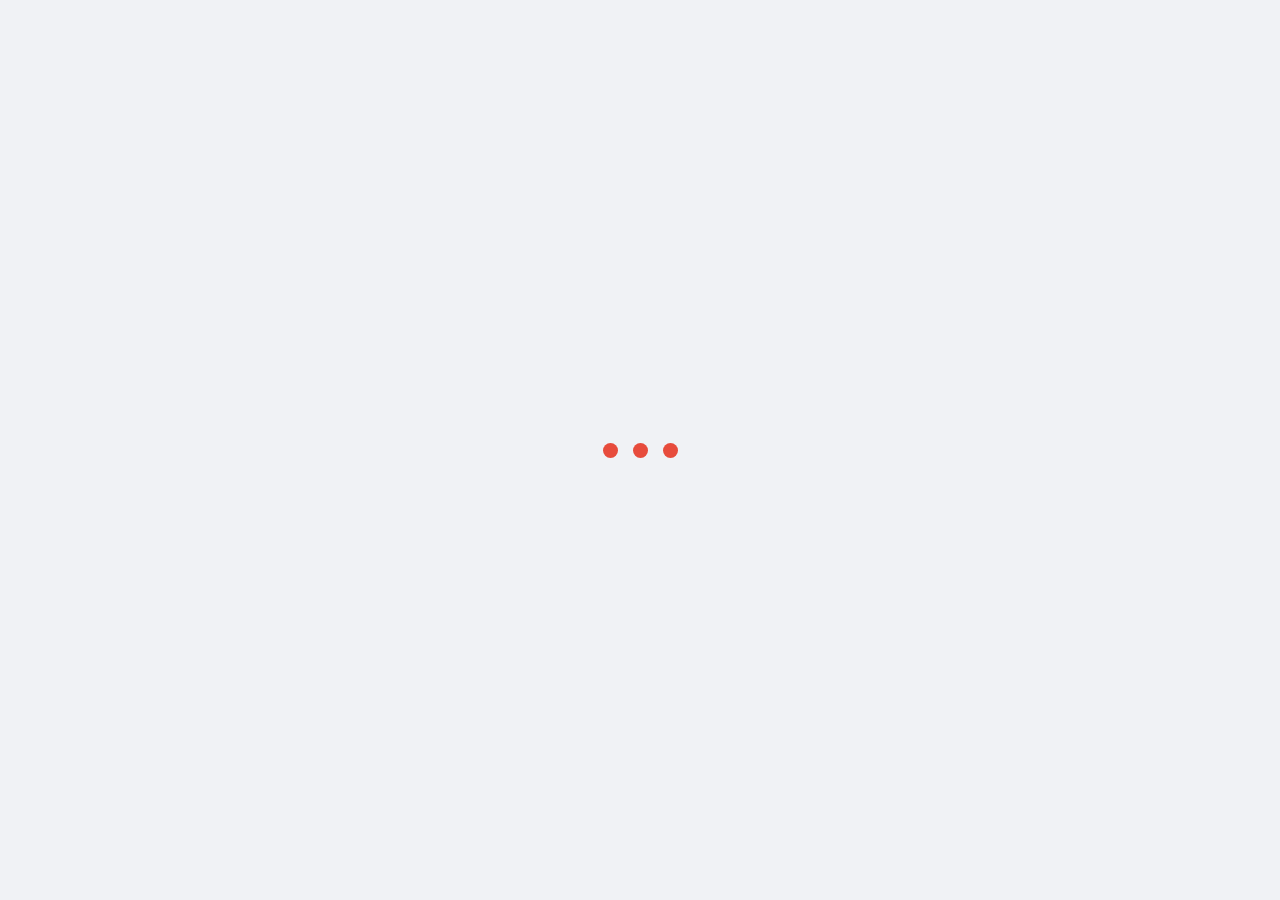
<file: index.html>
<!DOCTYPE html>
<html lang="en">
<head>
    <meta charset="UTF-8">
    <meta name="viewport" content="width=device-width, initial-scale=1.0">
    <title>Login - Acadia Planner</title>
    <link rel="stylesheet" href="style.css">
</head>
<body>
    <div class="preloader" id="preloader">
        <div class="fluid-loader">
            <div class="loader-dot"></div>
            <div class="loader-dot"></div>
            <div class="loader-dot"></div>
        </div>
    </div>

    <div class="theme-switcher-corner">
        <label class="switch">
            <input type="checkbox" id="theme-toggle">
            <span class="slider round"></span>
        </label>
    </div>

    <div class="login-container">
        <form id="login-form" class="login-form">
            <div class="logo-container">
                <img src="lightmode.png" alt="Logo" class="logo logo-light">
                <img src="darkmode.png" alt="Logo" class="logo logo-dark">
            </div>
            <h1>Welcome Back</h1>
            <p>Please enter your details to sign in.</p>

            <div class="input-group">
                <label for="email">Email</label>
                <input type="email" id="email" name="email" placeholder="Enter your email" required>
                <div class="error-message" id="email-error"></div>
            </div>

            <div class="input-group">
                <label for="password">Password</label>
                <input type="password" id="password" name="password" placeholder="Enter your password" required>
                <div class="error-message" id="password-error"></div>
            </div>

            <div class="form-options">
                <a href="#" class="forgot-password">Forgot Password?</a>
            </div>

            <button type="submit">Sign In</button>

            <div class="signup-link">
                <p>Don't have an account? <a href="#">Sign Up</a></p>
            </div>
        </form>
    </div>

    <div class="page-transition" id="page-transition"></div>

    <script src="script.js"></script>
</body>
</html>
</file>
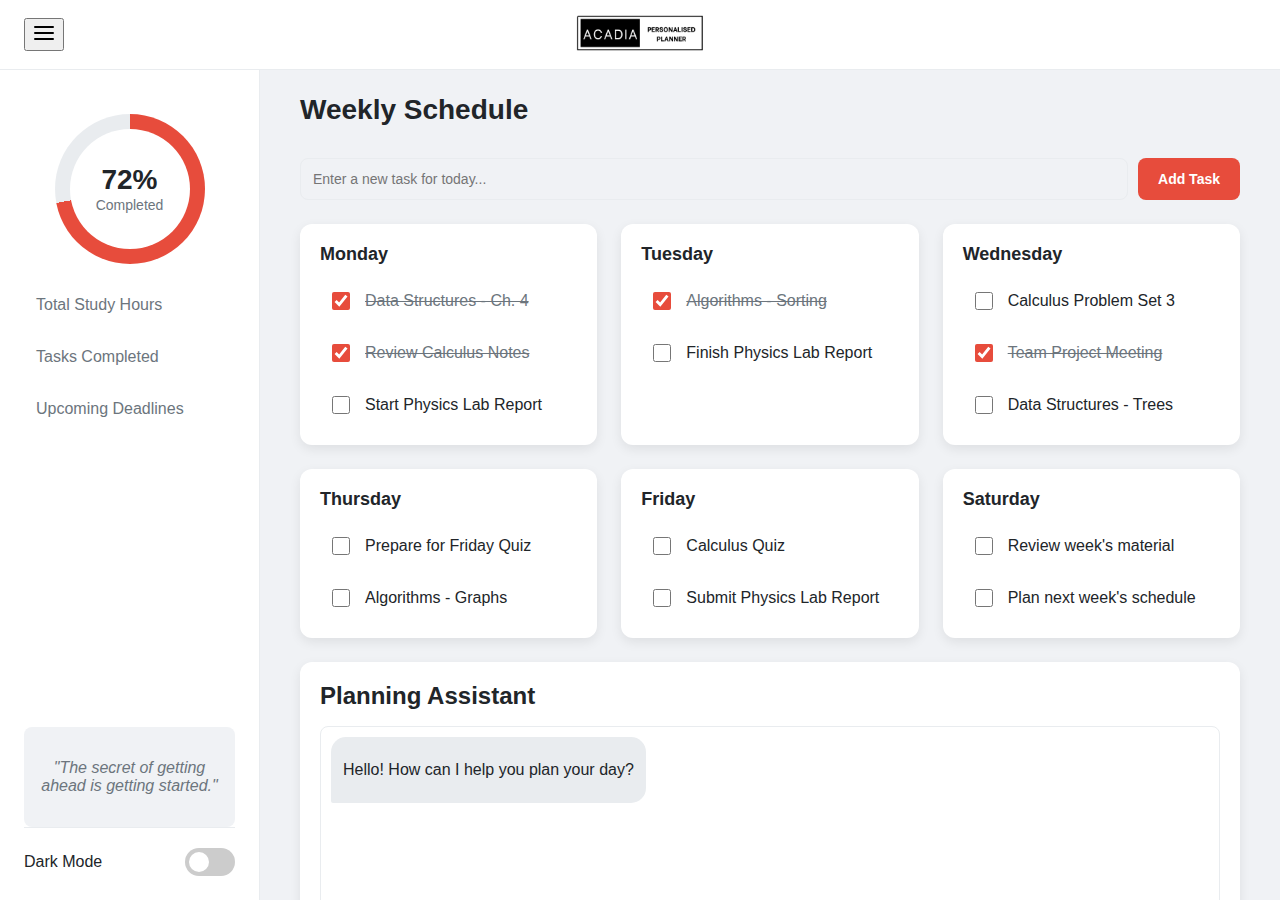
<file: dashboard.html>
<!DOCTYPE html>
<html lang="en">
<head>
    <meta charset="UTF-8">
    <meta name="viewport" content="width=device-width, initial-scale=1.0">
    <title>Dashboard - Acadia Planner</title>
    <link rel="stylesheet" href="style.css">
</head>
<body>
    <header class="main-app-header">
        <div class="header-left">
            <button class="menu-btn" id="menu-btn">
                <svg xmlns="http://www.w3.org/2000/svg" width="24" height="24" viewBox="0 0 24 24" fill="none" stroke="currentColor" stroke-width="2" stroke-linecap="round" stroke-linejoin="round"><line x1="3" y1="12" x2="21" y2="12"></line><line x1="3" y1="6" x2="21" y2="6"></line><line x1="3" y1="18" x2="21" y2="18"></line></svg>
            </button>
        </div>
        <div class="header-center">
            <div class="logo-section">
                <img src="lightmode.png" alt="Logo" class="logo logo-light">
                <img src="darkmode.png" alt="Logo" class="logo logo-dark">
            </div>
        </div>
        <div class="header-right">
            </div>
    </header>

    <div class="app-container">
        <aside class="sidebar">
            <div class="popup-menu" id="popup-menu">
                <nav>
                    <a href="#" class="menu-item">
                        <svg xmlns="http://www.w3.org/2000/svg" width="20" height="20" viewBox="0 0 24 24" fill="none" stroke="currentColor" stroke-width="2" stroke-linecap="round" stroke-linejoin="round"><path d="M20 21v-2a4 4 0 0 0-4-4H8a4 4 0 0 0-4 4v2"></path><circle cx="12" cy="7" r="4"></circle></svg>
                        <span>Profile</span>
                    </a>
                    <a href="#" class="menu-item">
                        <svg xmlns="http://www.w3.org/2000/svg" width="20" height="20" viewBox="0 0 24 24" fill="none" stroke="currentColor" stroke-width="2" stroke-linecap="round" stroke-linejoin="round"><circle cx="12" cy="12" r="3"></circle><path d="M19.4 15a1.65 1.65 0 0 0 .33 1.82l.06.06a2 2 0 0 1 0 2.83 2 2 0 0 1-2.83 0l-.06-.06a1.65 1.65 0 0 0-1.82-.33 1.65 1.65 0 0 0-1 1.51V21a2 2 0 0 1-2 2 2 2 0 0 1-2-2v-.09A1.65 1.65 0 0 0 9 19.4a1.65 1.65 0 0 0-1.82.33l-.06.06a2 2 0 0 1-2.83 0 2 2 0 0 1 0-2.83l.06-.06a1.65 1.65 0 0 0 .33-1.82 1.65 1.65 0 0 0-1.51-1H3a2 2 0 0 1-2-2 2 2 0 0 1 2-2h.09A1.65 1.65 0 0 0 4.6 9a1.65 1.65 0 0 0-.33-1.82l-.06-.06a2 2 0 0 1 0-2.83 2 2 0 0 1 2.83 0l.06.06a1.65 1.65 0 0 0 1.82.33H9a1.65 1.65 0 0 0 1-1.51V3a2 2 0 0 1 2-2 2 2 0 0 1 2 2v.09a1.65 1.65 0 0 0 1 1.51 1.65 1.65 0 0 0 1.82-.33l.06-.06a2 2 0 0 1 2.83 0 2 2 0 0 1 0 2.83l-.06.06a1.65 1.65 0 0 0-.33 1.82V9a1.65 1.65 0 0 0 1.51 1H21a2 2 0 0 1 2 2 2 2 0 0 1-2 2h-.09a1.65 1.65 0 0 0-1.51 1z"></path></svg>
                        <span>Settings</span>
                    </a>
                    <a href="index.html" class="menu-item logout">
                        <svg xmlns="http://www.w3.org/2000/svg" width="20" height="20" viewBox="0 0 24 24" fill="none" stroke="currentColor" stroke-width="2" stroke-linecap="round" stroke-linejoin="round"><path d="M9 21H5a2 2 0 0 1-2-2V5a2 2 0 0 1 2-2h4"></path><polyline points="16 17 21 12 16 7"></polyline><line x1="21" y1="12" x2="9" y2="12"></line></svg>
                        <span>Logout</span>
                    </a>
                </nav>
            </div>

            <div class="progress-chart">
                <div class="chart-inner-text">
                    <span class="chart-percentage">72%</span>
                    <span class="chart-label">Completed</span>
                </div>
            </div>
            <nav class="sidebar-nav">
                <a href="#">Total Study Hours</a>
                <a href="#">Tasks Completed</a>
                <a href="#">Upcoming Deadlines</a>
            </nav>
            <div class="quote-block">
                <p>"The secret of getting ahead is getting started."</p>
            </div>
            
            <div class="theme-switcher">
                <label for="theme-toggle">Dark Mode</label>
                <label class="switch">
                    <input type="checkbox" id="theme-toggle">
                    <span class="slider round"></span>
                </label>
            </div>
        </aside>

        <main class="main-content">
            <header class="main-header">
                <h1>Weekly Schedule</h1>
            </header>
            
            <section class="add-task-container">
                <input type="text" id="new-task-input" placeholder="Enter a new task for today...">
                <button id="add-task-btn">Add Task</button>
            </section>

            <section class="schedule-grid" id="schedule-grid">
                </section>
            
            <section class="chatbot-container">
                <h2>Planning Assistant</h2>
                <div class="chat-window" id="chat-window">
                    <div class="chat-message bot">
                        <p>Hello! How can I help you plan your day?</p>
                    </div>
                </div>
                <div class="chat-input-area">
                    <input type="text" id="chat-input" placeholder="Ask me to add a task...">
                    <button id="chat-send-btn">Send</button>
                </div>
            </section>

        </main>
    </div>

    <script src="script.js"></script>
</body>
</html>
</file>
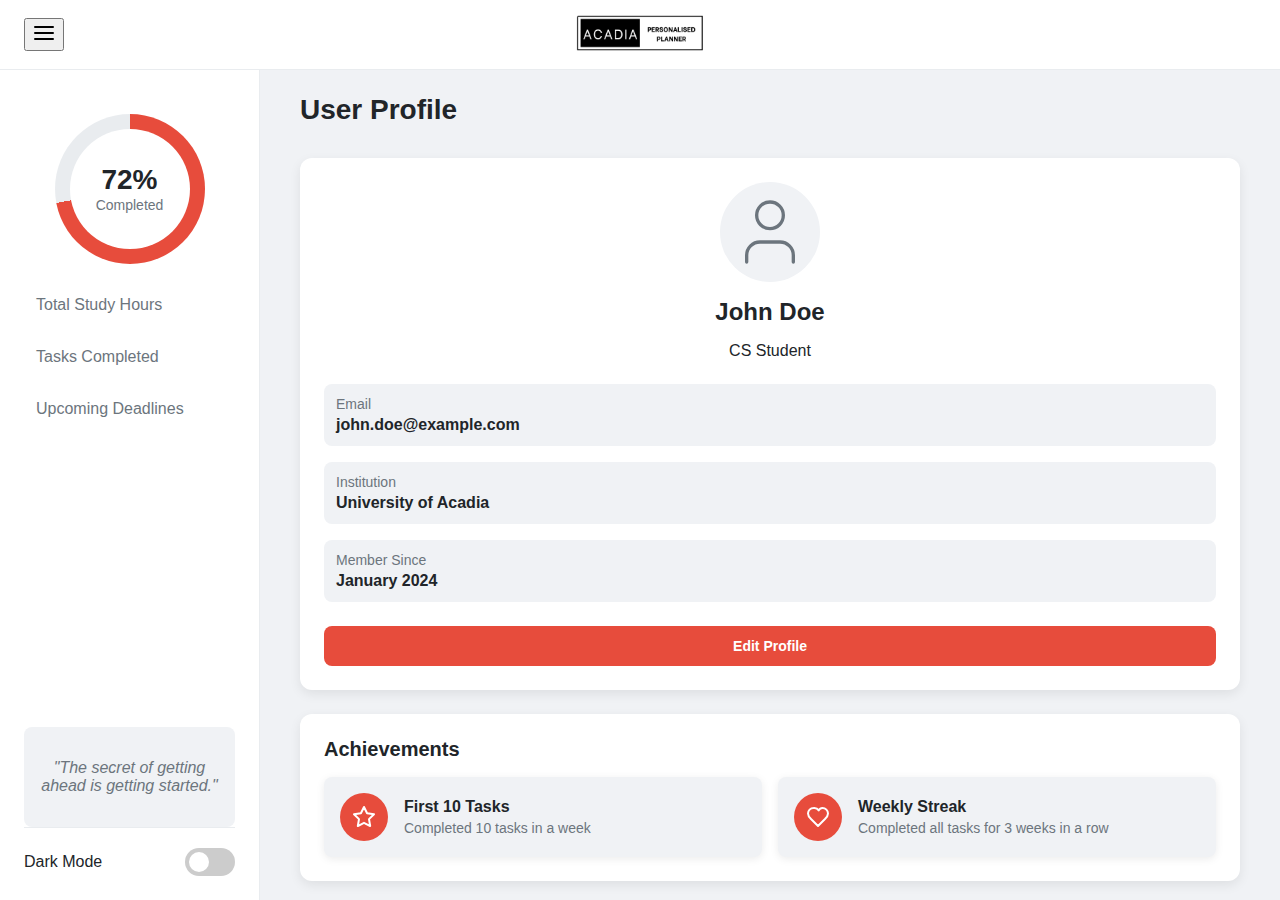
<file: profile.html>
<!DOCTYPE html>
<html lang="en">
<head>
    <meta charset="UTF-8">
    <meta name="viewport" content="width=device-width, initial-scale=1.0">
    <title>Profile - Acadia Planner</title>
    <link rel="stylesheet" href="style.css">
</head>
<body>
    <header class="main-app-header">
        <div class="header-left">
            <button class="menu-btn" id="menu-btn">
                <svg xmlns="http://www.w3.org/2000/svg" width="24" height="24" viewBox="0 0 24 24" fill="none" stroke="currentColor" stroke-width="2" stroke-linecap="round" stroke-linejoin="round"><line x1="3" y1="12" x2="21" y2="12"></line><line x1="3" y1="6" x2="21" y2="6"></line><line x1="3" y1="18" x2="21" y2="18"></line></svg>
            </button>
        </div>
        <div class="header-center">
            <div class="logo-section">
                <img src="lightmode.png" alt="Logo" class="logo logo-light">
                <img src="darkmode.png" alt="Logo" class="logo logo-dark">
            </div>
        </div>
        <div class="header-right">
            </div>
    </header>

    <div class="app-container">
        <aside class="sidebar">
            <div class="popup-menu" id="popup-menu">
                <nav>
                    <a href="profile.html" class="menu-item">
                        <svg xmlns="http://www.w3.org/2000/svg" width="20" height="20" viewBox="0 0 24 24" fill="none" stroke="currentColor" stroke-width="2" stroke-linecap="round" stroke-linejoin="round"><path d="M20 21v-2a4 4 0 0 0-4-4H8a4 4 0 0 0-4 4v2"></path><circle cx="12" cy="7" r="4"></circle></svg>
                        <span>Profile</span>
                    </a>
                    <a href="#" class="menu-item">
                        <svg xmlns="http://www.w3.org/2000/svg" width="20" height="20" viewBox="0 0 24 24" fill="none" stroke="currentColor" stroke-width="2" stroke-linecap="round" stroke-linejoin="round"><circle cx="12" cy="12" r="3"></circle><path d="M19.4 15a1.65 1.65 0 0 0 .33 1.82l.06.06a2 2 0 0 1 0 2.83 2 2 0 0 1-2.83 0l-.06-.06a1.65 1.65 0 0 0-1.82-.33 1.65 1.65 0 0 0-1 1.51V21a2 2 0 0 1-2 2 2 2 0 0 1-2-2v-.09A1.65 1.65 0 0 0 9 19.4a1.65 1.65 0 0 0-1.82.33l-.06.06a2 2 0 0 1-2.83 0 2 2 0 0 1 0-2.83l.06-.06a1.65 1.65 0 0 0 .33-1.82 1.65 1.65 0 0 0-1.51-1H3a2 2 0 0 1-2-2 2 2 0 0 1 2-2h.09A1.65 1.65 0 0 0 4.6 9a1.65 1.65 0 0 0-.33-1.82l-.06-.06a2 2 0 0 1 0-2.83 2 2 0 0 1 2.83 0l.06.06a1.65 1.65 0 0 0 1.82.33H9a1.65 1.65 0 0 0 1-1.51V3a2 2 0 0 1 2-2 2 2 0 0 1 2 2v.09a1.65 1.65 0 0 0 1 1.51 1.65 1.65 0 0 0 1.82-.33l.06-.06a2 2 0 0 1 2.83 0 2 2 0 0 1 0 2.83l-.06.06a1.65 1.65 0 0 0-.33 1.82V9a1.65 1.65 0 0 0 1.51 1H21a2 2 0 0 1 2 2 2 2 0 0 1-2 2h-.09a1.65 1.65 0 0 0-1.51 1z"></path></svg>
                        <span>Settings</span>
                    </a>
                    <a href="index.html" class="menu-item logout">
                        <svg xmlns="http://www.w3.org/2000/svg" width="20" height="20" viewBox="0 0 24 24" fill="none" stroke="currentColor" stroke-width="2" stroke-linecap="round" stroke-linejoin="round"><path d="M9 21H5a2 2 0 0 1-2-2V5a2 2 0 0 1 2-2h4"></path><polyline points="16 17 21 12 16 7"></polyline><line x1="21" y1="12" x2="9" y2="12"></line></svg>
                        <span>Logout</span>
                    </a>
                </nav>
            </div>
            <div class="progress-chart">
                <div class="chart-inner-text">
                    <span class="chart-percentage">72%</span>
                    <span class="chart-label">Completed</span>
                </div>
            </div>
            <nav class="sidebar-nav">
                <a href="total-study-hours.html">Total Study Hours</a>
                <a href="tasks-completed.html">Tasks Completed</a>
                <a href="upcoming-deadlines.html">Upcoming Deadlines</a>
            </nav>
            <div class="quote-block">
                <p>"The secret of getting ahead is getting started."</p>
            </div>
            <div class="theme-switcher">
                <label for="theme-toggle">Dark Mode</label>
                <label class="switch">
                    <input type="checkbox" id="theme-toggle">
                    <span class="slider round"></span>
                </label>
            </div>
        </aside>

        <main class="main-content">
            <header class="main-header">
                <h1>User Profile</h1>
            </header>
            <div class="profile-card">
                <div class="profile-header">
                    <div class="profile-avatar">
                        <svg xmlns="http://www.w3.org/2000/svg" width="80" height="80" viewBox="0 0 24 24" fill="none" stroke="currentColor" stroke-width="1" stroke-linecap="round" stroke-linejoin="round"><path d="M19 21v-2a4 4 0 0 0-4-4H9a4 4 0 0 0-4 4v2"></path><circle cx="12" cy="7" r="4"></circle></svg>
                    </div>
                    <h2>John Doe</h2>
                    <p class="text-muted">CS Student</p>
                </div>
                <div class="profile-details">
                    <div class="detail-item">
                        <p class="detail-label">Email</p>
                        <p class="detail-value">john.doe@example.com</p>
                    </div>
                    <div class="detail-item">
                        <p class="detail-label">Institution</p>
                        <p class="detail-value">University of Acadia</p>
                    </div>
                    <div class="detail-item">
                        <p class="detail-label">Member Since</p>
                        <p class="detail-value">January 2024</p>
                    </div>
                </div>
                <button class="profile-edit-btn">Edit Profile</button>
            </div>
            
            <section class="achievements-container">
                <header class="achievements-header">
                    <h2>Achievements</h2>
                </header>
                <div class="achievement-grid">
                    <div class="achievement-card">
                        <div class="achievement-icon">
                            <svg xmlns="http://www.w3.org/2000/svg" width="24" height="24" viewBox="0 0 24 24" fill="none" stroke="currentColor" stroke-width="2" stroke-linecap="round" stroke-linejoin="round"><polygon points="12 2 15.09 8.26 22 9.27 17 14.14 18.18 21.02 12 17.77 5.82 21.02 7 14.14 2 9.27 8.91 8.26 12 2"></polygon></svg>
                        </div>
                        <div class="achievement-content">
                            <h3>First 10 Tasks</h3>
                            <p class="text-muted">Completed 10 tasks in a week</p>
                        </div>
                    </div>
                    <div class="achievement-card">
                        <div class="achievement-icon">
                            <svg xmlns="http://www.w3.org/2000/svg" width="24" height="24" viewBox="0 0 24 24" fill="none" stroke="currentColor" stroke-width="2" stroke-linecap="round" stroke-linejoin="round"><path d="M19 14c1.49-1.46 3-3.21 3-5.5A5.5 5.5 0 0 0 16.5 3c-1.63 0-3.05.99-3.75 2.42A5.5 5.5 0 0 0 7.5 3 5.5 5.5 0 0 0 2 8.5c0 2.3 1.5 4.05 3 5.5l7 7Z"></path></svg>
                        </div>
                        <div class="achievement-content">
                            <h3>Weekly Streak</h3>
                            <p class="text-muted">Completed all tasks for 3 weeks in a row</p>
                        </div>
                    </div>
                </div>
            </section>
        </main>
    </div>

    <script src="script.js"></script>
</body>
</html>
</file>
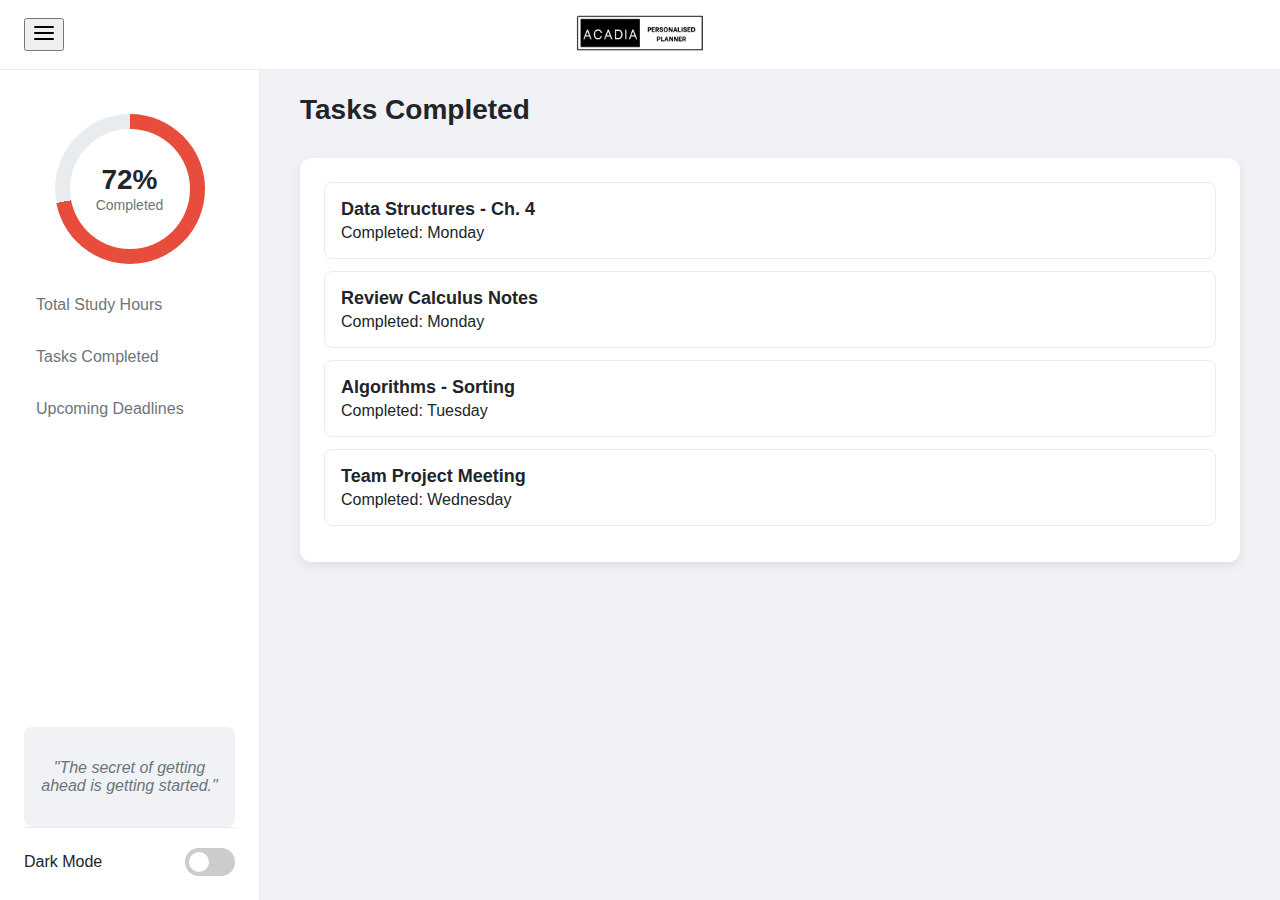
<file: tasks-completed.html>
<!DOCTYPE html>
<html lang="en">
<head>
    <meta charset="UTF-8">
    <meta name="viewport" content="width=device-width, initial-scale=1.0">
    <title>Tasks Completed - Acadia Planner</title>
    <link rel="stylesheet" href="style.css">
</head>
<body>
    <header class="main-app-header">
        <div class="header-left">
            <button class="menu-btn" id="menu-btn">
                <svg xmlns="http://www.w3.org/2000/svg" width="24" height="24" viewBox="0 0 24 24" fill="none" stroke="currentColor" stroke-width="2" stroke-linecap="round" stroke-linejoin="round"><line x1="3" y1="12" x2="21" y2="12"></line><line x1="3" y1="6" x2="21" y2="6"></line><line x1="3" y1="18" x2="21" y2="18"></line></svg>
            </button>
        </div>
        <div class="header-center">
            <div class="logo-section">
                <a href="dashboard.html">
                    <img src="lightmode.png" alt="Logo" class="logo logo-light">
                    <img src="darkmode.png" alt="Logo" class="logo logo-dark">
                </a>
            </div>
        </div>
        <div class="header-right">
            </div>
    </header>

    <div class="app-container">
        <aside class="sidebar">
            <div class="popup-menu" id="popup-menu">
                <nav>
                    <a href="profile.html" class="menu-item">
                        <svg xmlns="http://www.w3.org/2000/svg" width="20" height="20" viewBox="0 0 24 24" fill="none" stroke="currentColor" stroke-width="2" stroke-linecap="round" stroke-linejoin="round"><path d="M20 21v-2a4 4 0 0 0-4-4H8a4 4 0 0 0-4 4v2"></path><circle cx="12" cy="7" r="4"></circle></svg>
                        <span>Profile</span>
                    </a>
                    <a href="#" class="menu-item">
                        <svg xmlns="http://www.w3.org/2000/svg" width="20" height="20" viewBox="0 0 24 24" fill="none" stroke="currentColor" stroke-width="2" stroke-linecap="round" stroke-linejoin="round"><circle cx="12" cy="12" r="3"></circle><path d="M19.4 15a1.65 1.65 0 0 0 .33 1.82l.06.06a2 2 0 0 1 0 2.83 2 2 0 0 1-2.83 0l-.06-.06a1.65 1.65 0 0 0-1.82-.33 1.65 1.65 0 0 0-1 1.51V21a2 2 0 0 1-2 2 2 2 0 0 1-2-2v-.09A1.65 1.65 0 0 0 9 19.4a1.65 1.65 0 0 0-1.82.33l-.06.06a2 2 0 0 1-2.83 0 2 2 0 0 1 0-2.83l.06-.06a1.65 1.65 0 0 0 .33-1.82 1.65 1.65 0 0 0-1.51-1H3a2 2 0 0 1-2-2 2 2 0 0 1 2-2h.09A1.65 1.65 0 0 0 4.6 9a1.65 1.65 0 0 0-.33-1.82l-.06-.06a2 2 0 0 1 0-2.83 2 2 0 0 1 2.83 0l.06.06a1.65 1.65 0 0 0 1.82.33H9a1.65 1.65 0 0 0 1-1.51V3a2 2 0 0 1 2-2 2 2 0 0 1 2 2v.09a1.65 1.65 0 0 0 1 1.51 1.65 1.65 0 0 0 1.82-.33l.06-.06a2 2 0 0 1 2.83 0 2 2 0 0 1 0 2.83l-.06.06a1.65 1.65 0 0 0-.33 1.82V9a1.65 1.65 0 0 0 1.51 1H21a2 2 0 0 1 2 2 2 2 0 0 1-2 2h-.09a1.65 1.65 0 0 0-1.51 1z"></path></svg>
                        <span>Settings</span>
                    </a>
                    <a href="index.html" class="menu-item logout">
                        <svg xmlns="http://www.w3.org/2000/svg" width="20" height="20" viewBox="0 0 24 24" fill="none" stroke="currentColor" stroke-width="2" stroke-linecap="round" stroke-linejoin="round"><path d="M9 21H5a2 2 0 0 1-2-2V5a2 2 0 0 1 2-2h4"></path><polyline points="16 17 21 12 16 7"></polyline><line x1="21" y1="12" x2="9" y2="12"></line></svg>
                        <span>Logout</span>
                    </a>
                </nav>
            </div>
            <div class="progress-chart">
                <div class="chart-inner-text">
                    <span class="chart-percentage">72%</span>
                    <span class="chart-label">Completed</span>
                </div>
            </div>
            <nav class="sidebar-nav">
                <a href="total-study-hours.html">Total Study Hours</a>
                <a href="tasks-completed.html">Tasks Completed</a>
                <a href="upcoming-deadlines.html">Upcoming Deadlines</a>
            </nav>
            <div class="quote-block">
                <p>"The secret of getting ahead is getting started."</p>
            </div>
            <div class="theme-switcher">
                <label for="theme-toggle">Dark Mode</label>
                <label class="switch">
                    <input type="checkbox" id="theme-toggle">
                    <span class="slider round"></span>
                </label>
            </div>
        </aside>

        <main class="main-content">
            <header class="main-header">
                <h1>Tasks Completed</h1>
            </header>
            <section class="task-list-container">
                <div class="task-list-item">
                    <div class="task-item-content">
                        <h3>Data Structures - Ch. 4</h3>
                        <p class="text-muted">Completed: Monday</p>
                    </div>
                </div>
                <div class="task-list-item">
                    <div class="task-item-content">
                        <h3>Review Calculus Notes</h3>
                        <p class="text-muted">Completed: Monday</p>
                    </div>
                </div>
                <div class="task-list-item">
                    <div class="task-item-content">
                        <h3>Algorithms - Sorting</h3>
                        <p class="text-muted">Completed: Tuesday</p>
                    </div>
                </div>
                <div class="task-list-item">
                    <div class="task-item-content">
                        <h3>Team Project Meeting</h3>
                        <p class="text-muted">Completed: Wednesday</p>
                    </div>
                </div>
            </section>
        </main>
    </div>

    <script src="script.js"></script>
</body>
</html>
</file>
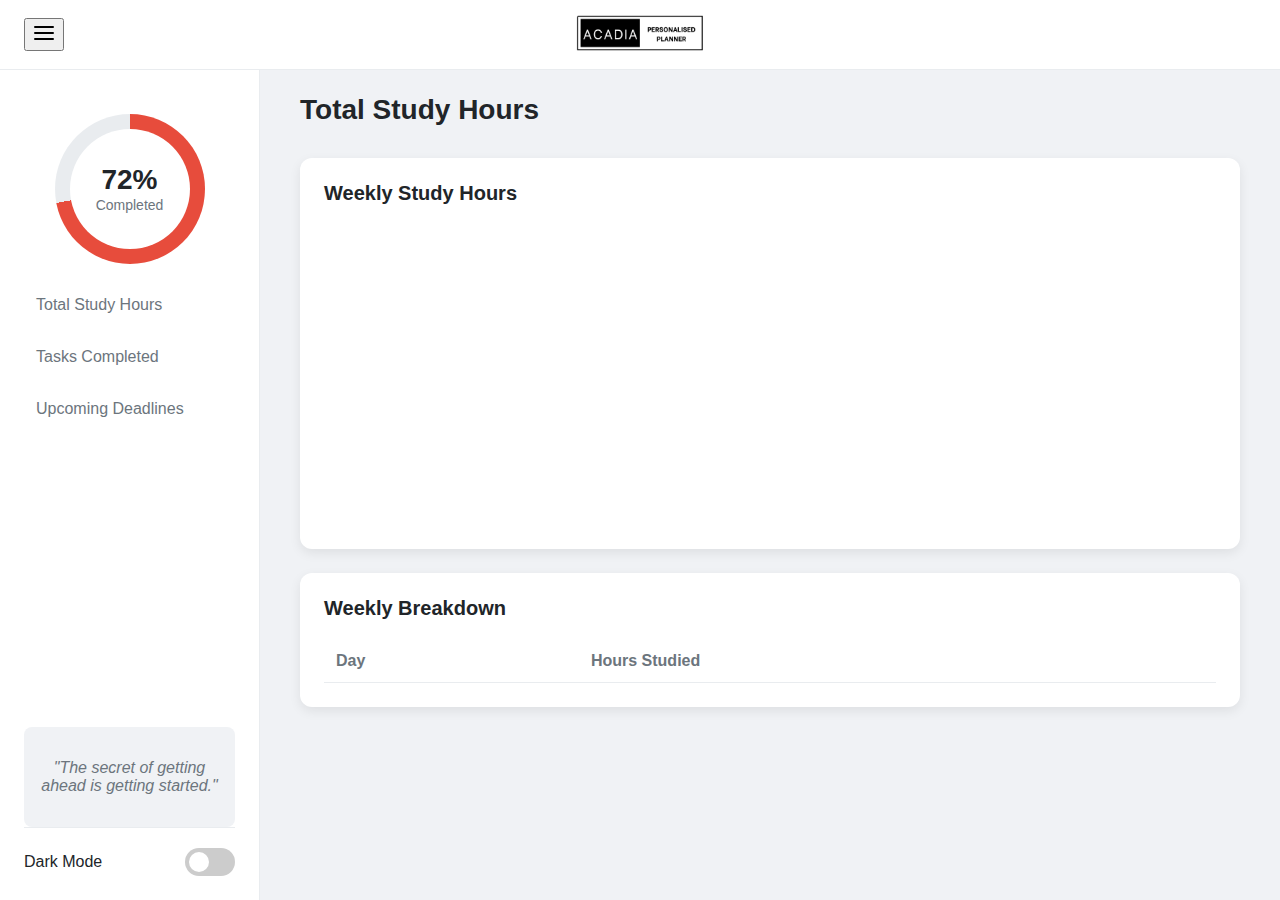
<file: total-study-hours.html>
<!DOCTYPE html>
<html lang="en">
<head>
    <meta charset="UTF-8">
    <meta name="viewport" content="width=device-width, initial-scale=1.0">
    <title>Total Study Hours - Acadia Planner</title>
    <link rel="stylesheet" href="style.css">
    <script src="https://d3js.org/d3.v7.min.js"></script>
</head>
<body>
    <header class="main-app-header">
        <div class="header-left">
            <button class="menu-btn" id="menu-btn">
                <svg xmlns="http://www.w3.org/2000/svg" width="24" height="24" viewBox="0 0 24 24" fill="none" stroke="currentColor" stroke-width="2" stroke-linecap="round" stroke-linejoin="round"><line x1="3" y1="12" x2="21" y2="12"></line><line x1="3" y1="6" x2="21" y2="6"></line><line x1="3" y1="18" x2="21" y2="18"></line></svg>
            </button>
        </div>
        <div class="header-center">
            <div class="logo-section">
                <a href="dashboard.html">
                    <img src="lightmode.png" alt="Logo" class="logo logo-light">
                    <img src="darkmode.png" alt="Logo" class="logo logo-dark">
                </a>
            </div>
        </div>
        <div class="header-right">
            </div>
    </header>

    <div class="app-container">
        <aside class="sidebar">
            <div class="popup-menu" id="popup-menu">
                <nav>
                    <a href="profile.html" class="menu-item">
                        <svg xmlns="http://www.w3.org/2000/svg" width="20" height="20" viewBox="0 0 24 24" fill="none" stroke="currentColor" stroke-width="2" stroke-linecap="round" stroke-linejoin="round"><path d="M20 21v-2a4 4 0 0 0-4-4H8a4 4 0 0 0-4 4v2"></path><circle cx="12" cy="7" r="4"></circle></svg>
                        <span>Profile</span>
                    </a>
                    <a href="#" class="menu-item">
                        <svg xmlns="http://www.w3.org/2000/svg" width="20" height="20" viewBox="0 0 24 24" fill="none" stroke="currentColor" stroke-width="2" stroke-linecap="round" stroke-linejoin="round"><circle cx="12" cy="12" r="3"></circle><path d="M19.4 15a1.65 1.65 0 0 0 .33 1.82l.06.06a2 2 0 0 1 0 2.83 2 2 0 0 1-2.83 0l-.06-.06a1.65 1.65 0 0 0-1.82-.33 1.65 1.65 0 0 0-1 1.51V21a2 2 0 0 1-2 2 2 2 0 0 1-2-2v-.09A1.65 1.65 0 0 0 9 19.4a1.65 1.65 0 0 0-1.82.33l-.06.06a2 2 0 0 1-2.83 0 2 2 0 0 1 0-2.83l.06-.06a1.65 1.65 0 0 0 .33-1.82 1.65 1.65 0 0 0-1.51-1H3a2 2 0 0 1-2-2 2 2 0 0 1 2-2h.09A1.65 1.65 0 0 0 4.6 9a1.65 1.65 0 0 0-.33-1.82l-.06-.06a2 2 0 0 1 0-2.83 2 2 0 0 1 2.83 0l.06.06a1.65 1.65 0 0 0 1.82.33H9a1.65 1.65 0 0 0 1-1.51V3a2 2 0 0 1 2-2 2 2 0 0 1 2 2v.09a1.65 1.65 0 0 0 1 1.51 1.65 1.65 0 0 0 1.82-.33l.06-.06a2 2 0 0 1 2.83 0 2 2 0 0 1 0 2.83l-.06.06a1.65 1.65 0 0 0-.33 1.82V9a1.65 1.65 0 0 0 1.51 1H21a2 2 0 0 1 2 2 2 2 0 0 1-2 2h-.09a1.65 1.65 0 0 0-1.51 1z"></path></svg>
                        <span>Settings</span>
                    </a>
                    <a href="index.html" class="menu-item logout">
                        <svg xmlns="http://www.w3.org/2000/svg" width="20" height="20" viewBox="0 0 24 24" fill="none" stroke="currentColor" stroke-width="2" stroke-linecap="round" stroke-linejoin="round"><path d="M9 21H5a2 2 0 0 1-2-2V5a2 2 0 0 1 2-2h4"></path><polyline points="16 17 21 12 16 7"></polyline><line x1="21" y1="12" x2="9" y2="12"></line></svg>
                        <span>Logout</span>
                    </a>
                </nav>
            </div>
            <div class="progress-chart">
                <div class="chart-inner-text">
                    <span class="chart-percentage">72%</span>
                    <span class="chart-label">Completed</span>
                </div>
            </div>
            <nav class="sidebar-nav">
                <a href="total-study-hours.html">Total Study Hours</a>
                <a href="tasks-completed.html">Tasks Completed</a>
                <a href="upcoming-deadlines.html">Upcoming Deadlines</a>
            </nav>
            <div class="quote-block">
                <p>"The secret of getting ahead is getting started."</p>
            </div>
            <div class="theme-switcher">
                <label for="theme-toggle">Dark Mode</label>
                <label class="switch">
                    <input type="checkbox" id="theme-toggle">
                    <span class="slider round"></span>
                </label>
            </div>
        </aside>

        <main class="main-content">
            <header class="main-header">
                <h1>Total Study Hours</h1>
            </header>
            <div class="chart-container">
                <h3 class="chart-title">Weekly Study Hours</h3>
                <svg id="study-hours-chart"></svg>
            </div>
            <div class="data-table-container">
                <h3 class="chart-title">Weekly Breakdown</h3>
                <table id="study-hours-table" class="data-table">
                    <thead>
                        <tr>
                            <th>Day</th>
                            <th>Hours Studied</th>
                        </tr>
                    </thead>
                    <tbody></tbody>
                </table>
            </div>
        </main>
    </div>

    <script src="script.js"></script>
</body>
</html>
</file>
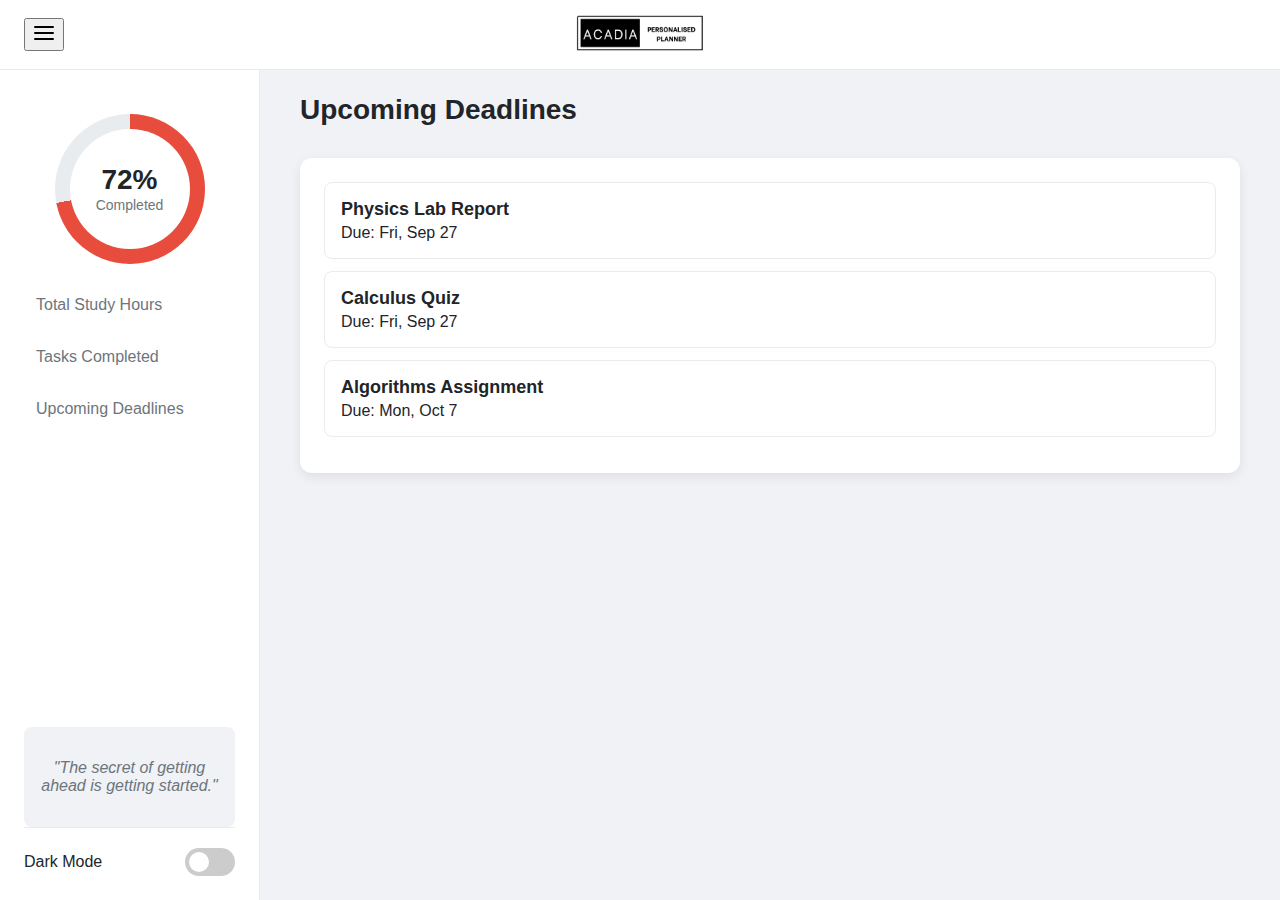
<file: upcoming-deadlines.html>
<!DOCTYPE html>
<html lang="en">
<head>
    <meta charset="UTF-8">
    <meta name="viewport" content="width=device-width, initial-scale=1.0">
    <title>Upcoming Deadlines - Acadia Planner</title>
    <link rel="stylesheet" href="style.css">
</head>
<body>
    <header class="main-app-header">
        <div class="header-left">
            <button class="menu-btn" id="menu-btn">
                <svg xmlns="http://www.w3.org/2000/svg" width="24" height="24" viewBox="0 0 24 24" fill="none" stroke="currentColor" stroke-width="2" stroke-linecap="round" stroke-linejoin="round"><line x1="3" y1="12" x2="21" y2="12"></line><line x1="3" y1="6" x2="21" y2="6"></line><line x1="3" y1="18" x2="21" y2="18"></line></svg>
            </button>
        </div>
        <div class="header-center">
            <div class="logo-section">
                <a href="dashboard.html">
                    <img src="lightmode.png" alt="Logo" class="logo logo-light">
                    <img src="darkmode.png" alt="Logo" class="logo logo-dark">
                </a>
            </div>
        </div>
        <div class="header-right">
            </div>
    </header>

    <div class="app-container">
        <aside class="sidebar">
            <div class="popup-menu" id="popup-menu">
                <nav>
                    <a href="profile.html" class="menu-item">
                        <svg xmlns="http://www.w3.org/2000/svg" width="20" height="20" viewBox="0 0 24 24" fill="none" stroke="currentColor" stroke-width="2" stroke-linecap="round" stroke-linejoin="round"><path d="M20 21v-2a4 4 0 0 0-4-4H8a4 4 0 0 0-4 4v2"></path><circle cx="12" cy="7" r="4"></circle></svg>
                        <span>Profile</span>
                    </a>
                    <a href="#" class="menu-item">
                        <svg xmlns="http://www.w3.org/2000/svg" width="20" height="20" viewBox="0 0 24 24" fill="none" stroke="currentColor" stroke-width="2" stroke-linecap="round" stroke-linejoin="round"><circle cx="12" cy="12" r="3"></circle><path d="M19.4 15a1.65 1.65 0 0 0 .33 1.82l.06.06a2 2 0 0 1 0 2.83 2 2 0 0 1-2.83 0l-.06-.06a1.65 1.65 0 0 0-1.82-.33 1.65 1.65 0 0 0-1 1.51V21a2 2 0 0 1-2 2 2 2 0 0 1-2-2v-.09A1.65 1.65 0 0 0 9 19.4a1.65 1.65 0 0 0-1.82.33l-.06.06a2 2 0 0 1-2.83 0 2 2 0 0 1 0-2.83l.06-.06a1.65 1.65 0 0 0 .33-1.82 1.65 1.65 0 0 0-1.51-1H3a2 2 0 0 1-2-2 2 2 0 0 1 2-2h.09A1.65 1.65 0 0 0 4.6 9a1.65 1.65 0 0 0-.33-1.82l-.06-.06a2 2 0 0 1 0-2.83 2 2 0 0 1 2.83 0l.06.06a1.65 1.65 0 0 0 1.82.33H9a1.65 1.65 0 0 0 1-1.51V3a2 2 0 0 1 2-2 2 2 0 0 1 2 2v.09a1.65 1.65 0 0 0 1 1.51 1.65 1.65 0 0 0 1.82-.33l.06-.06a2 2 0 0 1 2.83 0 2 2 0 0 1 0 2.83l-.06.06a1.65 1.65 0 0 0-.33 1.82V9a1.65 1.65 0 0 0 1.51 1H21a2 2 0 0 1 2 2 2 2 0 0 1-2 2h-.09a1.65 1.65 0 0 0-1.51 1z"></path></svg>
                        <span>Settings</span>
                    </a>
                    <a href="index.html" class="menu-item logout">
                        <svg xmlns="http://www.w3.org/2000/svg" width="20" height="20" viewBox="0 0 24 24" fill="none" stroke="currentColor" stroke-width="2" stroke-linecap="round" stroke-linejoin="round"><path d="M9 21H5a2 2 0 0 1-2-2V5a2 2 0 0 1 2-2h4"></path><polyline points="16 17 21 12 16 7"></polyline><line x1="21" y1="12" x2="9" y2="12"></line></svg>
                        <span>Logout</span>
                    </a>
                </nav>
            </div>
            <div class="progress-chart">
                <div class="chart-inner-text">
                    <span class="chart-percentage">72%</span>
                    <span class="chart-label">Completed</span>
                </div>
            </div>
            <nav class="sidebar-nav">
                <a href="total-study-hours.html">Total Study Hours</a>
                <a href="tasks-completed.html">Tasks Completed</a>
                <a href="upcoming-deadlines.html">Upcoming Deadlines</a>
            </nav>
            <div class="quote-block">
                <p>"The secret of getting ahead is getting started."</p>
            </div>
            <div class="theme-switcher">
                <label for="theme-toggle">Dark Mode</label>
                <label class="switch">
                    <input type="checkbox" id="theme-toggle">
                    <span class="slider round"></span>
                </label>
            </div>
        </aside>

        <main class="main-content">
            <header class="main-header">
                <h1>Upcoming Deadlines</h1>
            </header>
            <section class="deadlines-container">
                <div class="deadline-item">
                    <div class="deadline-content">
                        <h3>Physics Lab Report</h3>
                        <p class="text-muted">Due: Fri, Sep 27</p>
                    </div>
                </div>
                <div class="deadline-item">
                    <div class="deadline-content">
                        <h3>Calculus Quiz</h3>
                        <p class="text-muted">Due: Fri, Sep 27</p>
                    </div>
                </div>
                <div class="deadline-item">
                    <div class="deadline-content">
                        <h3>Algorithms Assignment</h3>
                        <p class="text-muted">Due: Mon, Oct 7</p>
                    </div>
                </div>
            </section>
        </main>
    </div>

    <script src="script.js"></script>
</body>
</html>
</file>
<file: style.css>
:root {
    --primary-color: #E74C3C;
    --primary-hover: #c0392b;
    --background-color: #f0f2f5;
    --card-background: #ffffff;
    --text-color: #212529;
    --text-muted: #6C757D;
    --border-color: #E9ECEF;
    --error-color: #e74c3c;
    --shadow-color: rgba(0, 0, 0, 0.08);
    --transition-speed: 0.3s;
}

body.dark-mode {
    --primary-color: #E74C3C;
    --primary-hover: #c0392b;
    --background-color: #2c2f33;
    --card-background: #23272a;
    --text-color: #ffffff;
    --text-muted: #99aab5;
    --border-color: #40444b;
    --shadow-color: rgba(0, 0, 0, 0.2);
}

body {
    font-family: Arial, sans-serif;
    background-color: var(--background-color);
    margin: 0;
    color: var(--text-color);
    transition: background-color var(--transition-speed) ease, color var(--transition-speed) ease;
}

/* --- Pre-loader Screen Styles --- */
.preloader {
    position: fixed;
    top: 0;
    left: 0;
    width: 100%;
    height: 100%;
    background-color: var(--background-color);
    display: flex;
    justify-content: center;
    align-items: center;
    z-index: 9999;
    transition: opacity 0.5s ease;
}
.preloader.hidden { opacity: 0; pointer-events: none; }
.fluid-loader { display: flex; gap: 15px; }
.loader-dot { width: 15px; height: 15px; background-color: var(--primary-color); border-radius: 50%; animation: fluid-pulse 1.4s ease-in-out infinite; }
.loader-dot:nth-child(2) { animation-delay: 0.2s; }
.loader-dot:nth-child(3) { animation-delay: 0.4s; }
@keyframes fluid-pulse {
    0%, 100% { transform: scale(0.8); opacity: 0.8; }
    50% { transform: scale(1.2); opacity: 1; }
}

/* --- Post-Login Transition Styles --- */
.page-transition { position: fixed; bottom: 0; left: 0; width: 100%; height: 100%; background-color: var(--primary-color); transform: translateY(100%); transition: transform 0.5s cubic-bezier(0.86, 0, 0.07, 1); z-index: 9998; }
.page-transition.active { transform: translateY(0); }

/* --- Logo Styles (Shared) --- */
.logo-container { text-align: center; margin-bottom: 20px; }
.logo { max-width: 120px; height: auto; transition: all var(--transition-speed) ease; }
.logo-light { display: inline-block; }
.logo-dark { display: none; }
body.dark-mode .logo-light { display: none; }
body.dark-mode .logo-dark { display: inline-block; }

/* --- Theme Switcher (Shared) --- */
.theme-switcher-corner { position: absolute; top: 20px; right: 20px; }
.theme-switcher { display: flex; justify-content: space-between; align-items: center; margin-top: auto; padding-top: 20px; border-top: 1px solid var(--border-color); }
.switch { position: relative; display: inline-block; width: 50px; height: 28px; }
.switch input { opacity: 0; width: 0; height: 0; }
.slider { position: absolute; cursor: pointer; top: 0; left: 0; right: 0; bottom: 0; background-color: #ccc; transition: .4s; }
.slider:before { position: absolute; content: ""; height: 20px; width: 20px; left: 4px; bottom: 4px; background-color: white; transition: .4s; }
input:checked + .slider { background-color: var(--primary-color); }
input:checked + .slider:before { transform: translateX(22px); }
.slider.round { border-radius: 34px; }
.slider.round:before { border-radius: 50%; }

/* --- Login Page Styles --- */
.login-container { display: flex; justify-content: center; align-items: center; height: 100vh; }
.login-form { background-color: var(--card-background); padding: 40px; border-radius: 12px; box-shadow: 0 8px 30px var(--shadow-color); width: 100%; max-width: 400px; box-sizing: border-box; transition: background-color var(--transition-speed) ease; }
.login-form h1 { text-align: center; margin-bottom: 10px; }
.login-form p { text-align: center; color: var(--text-muted); margin-bottom: 30px; }
.input-group { margin-bottom: 20px; position: relative; }
.input-group label { display: block; margin-bottom: 8px; font-weight: bold; }
.input-group input { width: 100%; padding: 12px; border: 1px solid var(--border-color); background-color: var(--background-color); color: var(--text-color); border-radius: 8px; box-sizing: border-box; transition: all var(--transition-speed) ease; }
.input-group input:focus { outline: none; border-color: var(--primary-color); box-shadow: 0 0 0 3px color-mix(in srgb, var(--primary-color) 20%, transparent); }
.input-group .error-message { color: var(--error-color); font-size: 12px; height: 15px; margin-top: 4px; }
.input-group input.input-error { border-color: var(--error-color); }
.form-options { text-align: right; margin-bottom: 20px; }
.forgot-password { color: var(--primary-color); text-decoration: none; font-size: 14px; }
button[type="submit"] { width: 100%; padding: 14px; background-color: var(--primary-color); color: white; border: none; border-radius: 8px; cursor: pointer; font-size: 16px; font-weight: bold; transition: background-color 0.3s; }
button[type="submit"]:hover { background-color: var(--primary-hover); }
.signup-link { text-align: center; margin-top: 20px; color: var(--text-muted); }
.signup-link a { color: var(--primary-color); text-decoration: none; font-weight: bold; }

/* --- Dashboard Page Styles --- */
.main-app-header { display: flex; align-items: center; justify-content: space-between; padding: 0 24px; height: 70px; background-color: var(--card-background); border-bottom: 1px solid var(--border-color); box-sizing: border-box; transition: background-color var(--transition-speed) ease, border-color var(--transition-speed) ease; }
.header-left, .header-center, .header-right { display: flex; align-items: center; flex: 1; }
.header-left { justify-content: flex-start; }
.header-center { justify-content: center; }
.header-right { justify-content: flex-end; }
.logo-section .logo { max-width: 180px; height: auto; }
.app-container { display: flex; height: calc(100vh - 70px); }
.sidebar { width: 260px; background-color: var(--card-background); padding: 24px; box-sizing: border-box; display: flex; flex-direction: column; border-right: 1px solid var(--border-color); transition: background-color var(--transition-speed) ease, border-color var(--transition-speed) ease; position: relative; }
.progress-chart { margin: 20px auto; width: 150px; height: 150px; border-radius: 50%; background: conic-gradient(var(--primary-color) 0% 72%, var(--border-color) 72% 100%); display: flex; align-items: center; justify-content: center; position: relative; }
.progress-chart::before { content: ''; position: absolute; background: var(--card-background); width: 120px; height: 120px; border-radius: 50%; transition: background-color var(--transition-speed) ease; }
.chart-inner-text { position: relative; text-align: center; }
.chart-percentage { display: block; font-size: 28px; font-weight: 700; }
.chart-label { font-size: 14px; color: var(--text-muted); }
.sidebar-nav { display: flex; flex-direction: column; gap: 10px; flex-grow: 1; }
.sidebar-nav a { text-decoration: none; color: var(--text-muted); padding: 12px; border-radius: 8px; font-weight: 500; transition: background-color var(--transition-speed) ease, color var(--transition-speed) ease; }
.sidebar-nav a:hover { background-color: var(--background-color); color: var(--text-color); }
.quote-block { background-color: var(--background-color); padding: 16px; border-radius: 8px; text-align: center; font-style: italic; color: var(--text-muted); transition: background-color var(--transition-speed) ease; }
.main-content { flex-grow: 1; padding: 24px 40px; overflow-y: auto; }
.main-header { margin-bottom: 32px; }
.main-header h1 { font-size: 28px; margin: 0; }
.icon-btn { background: none; border: none; cursor: pointer; color: var(--text-muted); transition: color var(--transition-speed) ease; }
.icon-btn:hover { color: var(--primary-color); }
.add-task-container { display: flex; gap: 10px; margin-bottom: 24px; }
#new-task-input { flex-grow: 1; padding: 12px; border: 1px solid var(--border-color); background-color: var(--background-color); color: var(--text-color); border-radius: 8px; font-size: 14px; transition: all var(--transition-speed) ease; }
#new-task-input:focus { outline: none; border-color: var(--primary-color); box-shadow: 0 0 0 3px color-mix(in srgb, var(--primary-color) 20%, transparent); }
#add-task-btn { padding: 0 20px; background-color: var(--primary-color); color: white; border: none; border-radius: 8px; cursor: pointer; font-size: 14px; font-weight: bold; transition: background-color 0.3s; }
#add-task-btn:hover { background-color: var(--primary-hover); }
.schedule-grid { display: grid; grid-template-columns: repeat(auto-fit, minmax(280px, 1fr)); gap: 24px; }
.day-card { background-color: var(--card-background); border-radius: 12px; padding: 20px; box-shadow: 0 4px 12px var(--shadow-color); transition: transform 0.2s ease, box-shadow 0.2s ease, background-color var(--transition-speed) ease; }
.day-card:hover { transform: translateY(-4px); box-shadow: 0 8px 20px var(--shadow-color); }
.card-header { display: flex; justify-content: space-between; align-items: center; margin-bottom: 16px; }
.card-header h3 { margin: 0; font-size: 18px; }
.task-list { list-style: none; padding: 0; margin: 0; display: flex; flex-direction: column; gap: 12px; }
.task-item { display: flex; align-items: center; gap: 12px; padding: 8px; border-radius: 6px; }
.task-item input[type="checkbox"] { width: 18px; height: 18px; accent-color: var(--primary-color); }
.task-item label.completed { text-decoration: line-through; color: var(--text-muted); }
.chatbot-container { margin-top: 24px; background-color: var(--card-background); border-radius: 12px; padding: 20px; box-shadow: 0 4px 12px var(--shadow-color); }
.chatbot-container h2 { margin-top: 0; margin-bottom: 16px; }
.chat-window { height: 200px; overflow-y: auto; border: 1px solid var(--border-color); border-radius: 8px; padding: 10px; margin-bottom: 16px; display: flex; flex-direction: column; gap: 10px; }
.chat-message { padding: 8px 12px; border-radius: 15px; max-width: 70%; }
.chat-message.bot { background-color: var(--border-color); color: var(--text-color); align-self: flex-start; border-bottom-left-radius: 2px; }
.chat-message.user { background-color: var(--primary-color); color: white; align-self: flex-end; border-bottom-right-radius: 2px; }
.chat-input-area { display: flex; gap: 10px; }
#chat-input { flex-grow: 1; padding: 10px; border: 1px solid var(--border-color); background-color: var(--background-color); color: var(--text-color); border-radius: 8px; }
#chat-send-btn { padding: 0 20px; background-color: var(--primary-color); color: white; border: none; border-radius: 8px; cursor: pointer; font-weight: bold; }
#chat-send-btn:hover { background-color: var(--primary-hover); }
/* --- style.css --- */

/* Additional styles for new pages */
.profile-card,
.chart-container,
.data-table-container,
.task-list-container,
.deadlines-container,
.achievements-container {
    background-color: var(--card-background);
    padding: 24px;
    border-radius: 12px;
    box-shadow: 0 4px 12px var(--shadow-color);
    margin-bottom: 24px;
    transition: background-color var(--transition-speed) ease;
}

.profile-card {
    text-align: center;
}
.profile-header {
    margin-bottom: 24px;
}
.profile-avatar {
    width: 100px;
    height: 100px;
    border-radius: 50%;
    background-color: var(--background-color);
    display: flex;
    align-items: center;
    justify-content: center;
    margin: 0 auto 16px;
}
.profile-avatar svg {
    color: var(--text-muted);
}
.profile-card h2 {
    margin: 0;
}
.profile-details {
    display: flex;
    flex-direction: column;
    gap: 16px;
    text-align: left;
    margin-bottom: 24px;
}
.detail-item {
    padding: 12px;
    border-radius: 8px;
    background-color: var(--background-color);
    transition: background-color var(--transition-speed) ease;
}
.detail-label {
    font-size: 14px;
    color: var(--text-muted);
    margin: 0;
}
.detail-value {
    font-weight: bold;
    margin: 4px 0 0;
}
.profile-edit-btn {
    width: 100%;
    padding: 12px;
    background-color: var(--primary-color);
    color: white;
    border: none;
    border-radius: 8px;
    cursor: pointer;
    font-size: 14px;
    font-weight: bold;
    transition: background-color 0.3s;
}
.profile-edit-btn:hover {
    background-color: var(--primary-hover);
}

.chart-title {
    margin-top: 0;
    margin-bottom: 20px;
    font-size: 20px;
}
#study-hours-chart {
    display: block;
    margin: 0 auto;
    width: 100%;
    height: 300px;
}
.data-table {
    width: 100%;
    border-collapse: collapse;
    margin-top: 20px;
}
.data-table th, .data-table td {
    padding: 12px;
    text-align: left;
    border-bottom: 1px solid var(--border-color);
}
.data-table th {
    font-weight: bold;
    color: var(--text-muted);
}
.data-table tbody tr:last-child td {
    border-bottom: none;
}

.task-list-item,
.deadline-item {
    display: flex;
    align-items: center;
    gap: 16px;
    padding: 16px;
    border-radius: 8px;
    border: 1px solid var(--border-color);
    margin-bottom: 12px;
    transition: background-color var(--transition-speed) ease, border-color var(--transition-speed) ease;
}
.task-list-item:hover,
.deadline-item:hover {
    background-color: var(--background-color);
}
.task-item-content h3,
.deadline-content h3 {
    margin: 0;
    font-size: 18px;
}
.task-item-content p,
.deadline-content p {
    margin: 4px 0 0;
}

.popup-menu {
    position: absolute;
    top: 55px;
    left: 24px;
    width: 220px;
    background-color: var(--card-background);
    border-radius: 12px;
    box-shadow: 0 8px 30px var(--shadow-color);
    border: 1px solid var(--border-color);
    padding: 10px;
    z-index: 1000;
    opacity: 0;
    transform: translateY(-10px) scale(0.95);
    pointer-events: none;
    transition: opacity 0.2s ease, transform 0.2s ease;
}
.popup-menu.show { opacity: 1; transform: translateY(0) scale(1); pointer-events: auto; }
.popup-menu .menu-item { display: flex; align-items: center; gap: 15px; padding: 12px 15px; text-decoration: none; color: var(--text-color); border-radius: 8px; font-weight: 500; transition: background-color 0.2s ease; }
.popup-menu .menu-item:hover { background-color: var(--background-color); }
.popup-menu .menu-item.logout { color: var(--primary-color); }

/* New styles for the Achievements section */
.achievements-container {
    margin-top: 24px;
}

.achievements-header h2 {
    margin: 0 0 16px;
    font-size: 20px;
}

.achievement-grid {
    display: grid;
    grid-template-columns: repeat(auto-fit, minmax(250px, 1fr));
    gap: 16px;
}

.achievement-card {
    display: flex;
    align-items: center;
    gap: 16px;
    padding: 16px;
    border-radius: 8px;
    background-color: var(--background-color);
    box-shadow: 0 2px 8px var(--shadow-color);
    transition: transform 0.2s ease, box-shadow 0.2s ease, background-color var(--transition-speed) ease;
}

.achievement-card:hover {
    transform: translateY(-2px);
    box-shadow: 0 4px 12px var(--shadow-color);
}

.achievement-icon {
    width: 48px;
    height: 48px;
    border-radius: 50%;
    background-color: var(--primary-color);
    color: white;
    display: flex;
    align-items: center;
    justify-content: center;
    flex-shrink: 0;
}
.achievement-icon svg {
    width: 24px;
    height: 24px;
    stroke-width: 2;
}

.achievement-content h3 {
    margin: 0;
    font-size: 16px;
}

.achievement-content p {
    margin: 4px 0 0;
    font-size: 14px;
    color: var(--text-muted);
}
</file>
